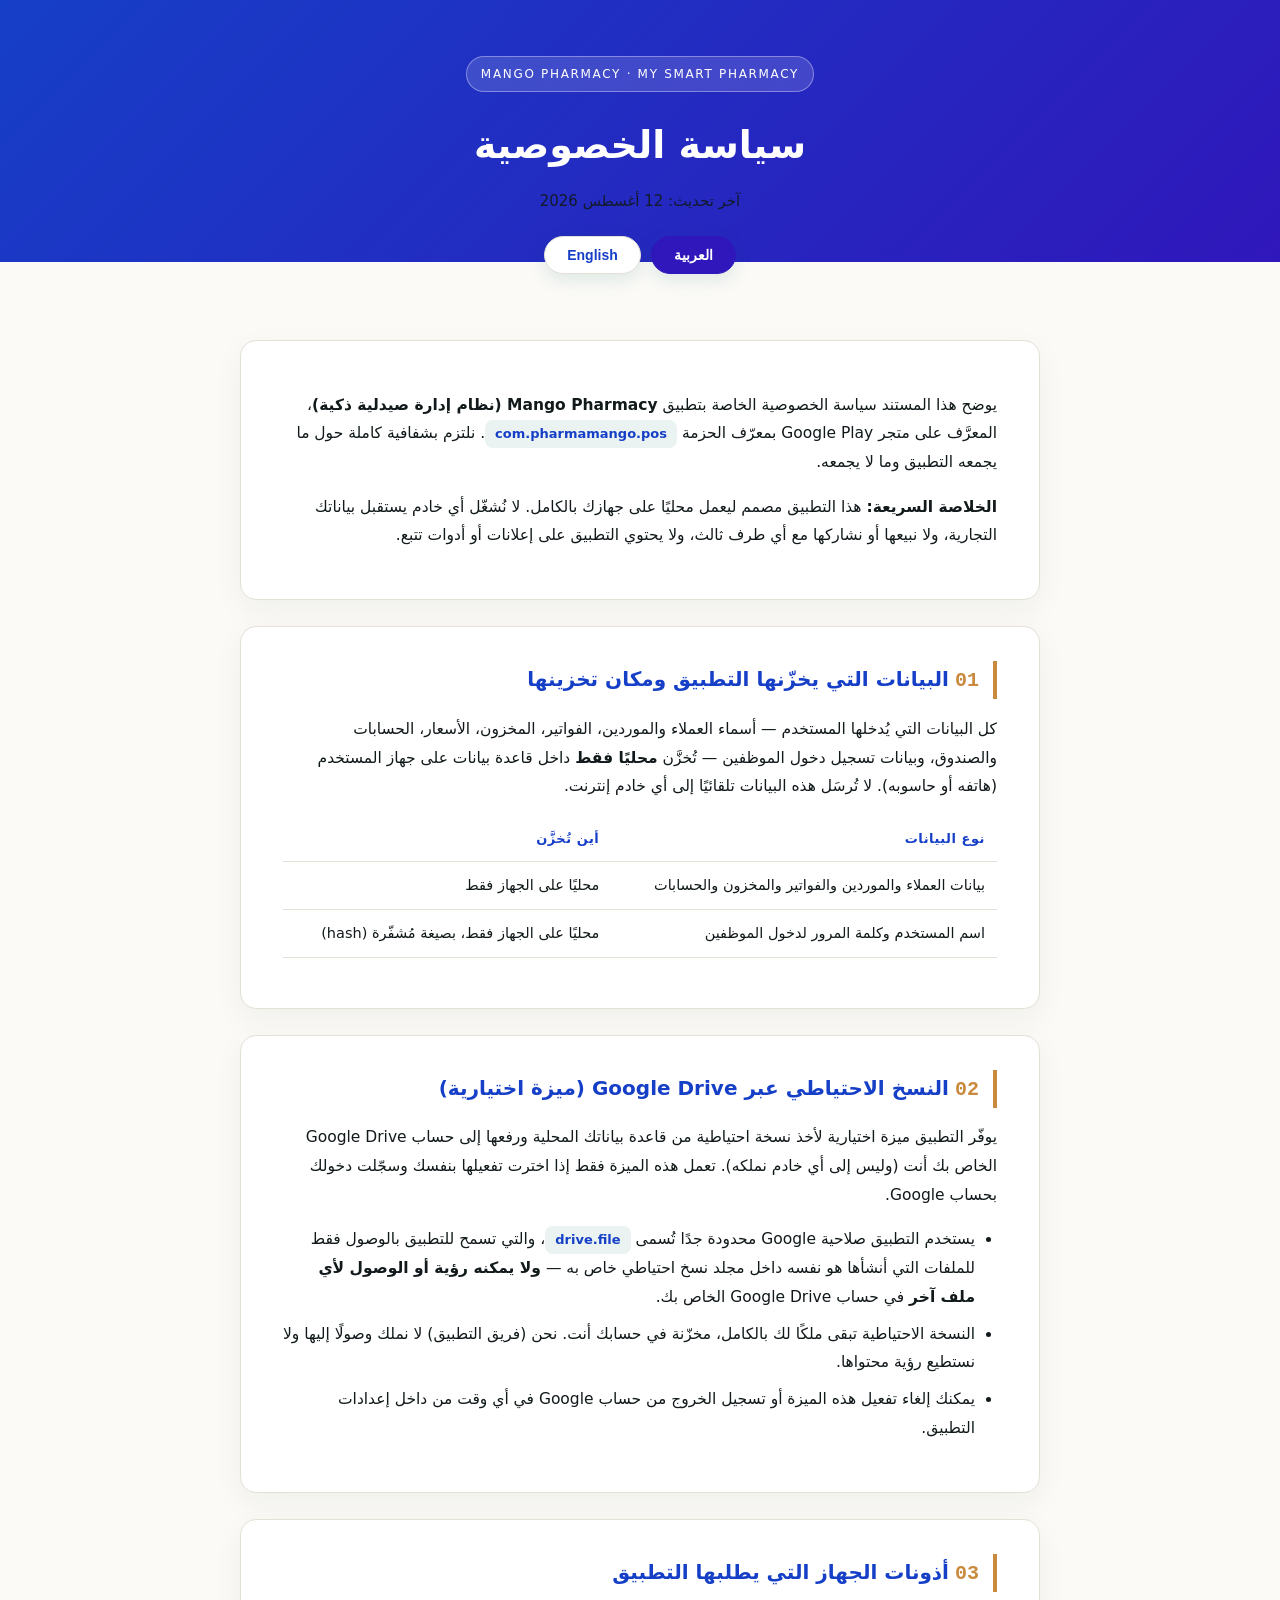
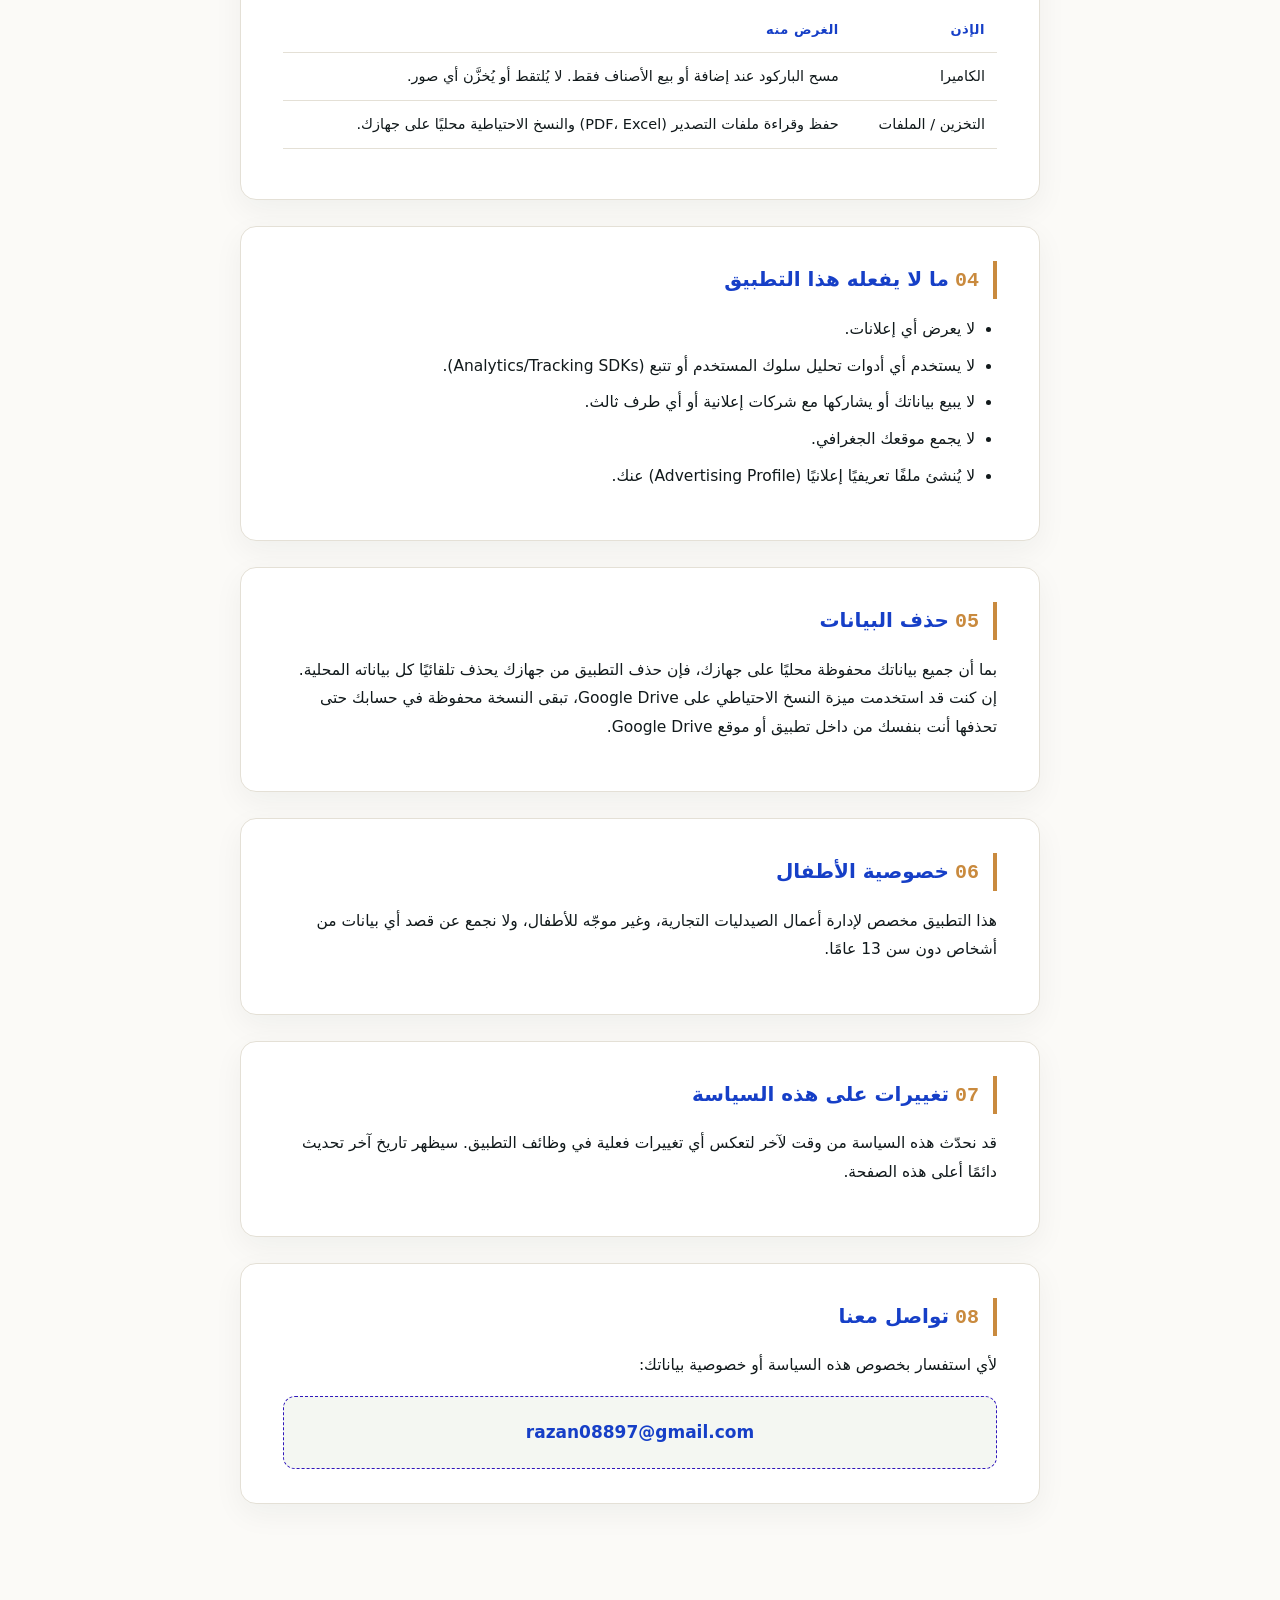
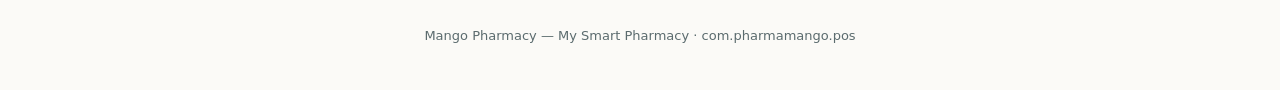
<file: privacy.html>
<!DOCTYPE html>
<html lang="ar" dir="rtl">
<head>
<meta charset="UTF-8">
<meta name="viewport" content="width=device-width, initial-scale=1.0">
<title>سياسة الخصوصية | Privacy Policy — Mango Pharmacy</title>
<style>
  :root{
    --ink:#11191b;
    --muted:#5b6b6e;
    --paper:#fbfaf7;
    --card:#ffffff;
    --teal:#3017bb;
    --teal-deep:#163fc7;
    --line:#e4e0d6;
    --accent:#c98a3e;
  }
  *{box-sizing:border-box;}
  body{
    margin:0;
    background:var(--paper);
    color:var(--ink);
    font-family:"Tahoma","Segoe UI",system-ui,-apple-system,sans-serif;
    line-height:1.85;
  }
  .en{
    font-family:"Georgia","Times New Roman",serif;
  }
  header{
    background:linear-gradient(135deg,var(--teal-deep),var(--teal));
    color:#fff;
    padding:56px 20px 46px;
    text-align:center;
  }
  header .badge{
    display:inline-block;
    font-size:12px;
    letter-spacing:.14em;
    text-transform:uppercase;
    background:rgba(255,255,255,.14);
    border:1px solid rgba(255,255,255,.35);
    padding:6px 14px;
    border-radius:999px;
    margin-bottom:18px;
  }
  header h1{
    margin:0 0 8px;
    font-size:clamp(26px,4vw,38px);
  }
  header p{
    margin:0;
    opacity:.9;
    font-size:15px;
  }
  main{
    max-width:840px;
    margin:0 auto;
    padding:40px 20px 90px;
  }
  .lang-toggle{
    max-width:840px;
    margin:-26px auto 0;
    padding:0 20px;
    display:flex;
    justify-content:center;
    gap:10px;
    position:relative;
    z-index:2;
  }
  .lang-toggle button{
    border:1px solid var(--line);
    background:var(--card);
    color:var(--teal-deep);
    padding:10px 22px;
    border-radius:999px;
    font-size:14px;
    font-weight:600;
    cursor:pointer;
    box-shadow:0 6px 18px rgba(15,107,100,.12);
  }
  .lang-toggle button.active{
    background:var(--teal);
    color:#fff;
    border-color:var(--teal);
  }
  section.card{
    background:var(--card);
    border:1px solid var(--line);
    border-radius:16px;
    padding:34px clamp(18px,4vw,42px);
    margin-top:26px;
    box-shadow:0 10px 30px rgba(20,40,38,.05);
  }
  h2{
    color:var(--teal-deep);
    font-size:20px;
    margin:0 0 14px;
    padding-inline-start:14px;
    border-inline-start:4px solid var(--accent);
  }
  h2 span.num{
    color:var(--accent);
    font-family:monospace;
    margin-inline-end:6px;
  }
  p, li{
    color:var(--ink);
    font-size:15.5px;
  }
  .muted{color:var(--muted); font-size:14px;}
  ul{padding-inline-start:22px;}
  li{margin-bottom:8px;}
  table{
    width:100%;
    border-collapse:collapse;
    margin:16px 0;
    font-size:14.5px;
  }
  th,td{
    text-align:start;
    padding:10px 12px;
    border-bottom:1px solid var(--line);
  }
  th{
    color:var(--teal-deep);
    font-size:13px;
    text-transform:uppercase;
    letter-spacing:.04em;
  }
  .pill{
    display:inline-block;
    background:#eaf3f1;
    color:var(--teal-deep);
    border-radius:8px;
    padding:2px 10px;
    font-size:13px;
    font-weight:600;
  }
  .contact-box{
    background:#f4f7f2;
    border:1px dashed var(--teal);
    border-radius:12px;
    padding:20px 24px;
    text-align:center;
    margin-top:10px;
  }
  .contact-box a{
    color:var(--teal-deep);
    font-weight:700;
    font-size:17px;
    text-decoration:none;
  }
  footer{
    text-align:center;
    color:var(--muted);
    font-size:13px;
    padding:30px 20px 50px;
  }
  .section-en{display:none;}
  body.show-en .section-ar{display:none;}
  body.show-en .section-en{display:block;}
  body.show-en header h1.ar{display:none;}
  body:not(.show-en) header h1.en{display:none;}
</style>
</head>
<body>

<header>
  <div class="badge">Mango Pharmacy · My Smart Pharmacy</div>
  <h1 class="ar">سياسة الخصوصية</h1>
  <h1 class="en">Privacy Policy</h1>
  <p class="ar">آخر تحديث: 12 أغسطس 2026</p>
  <p class="en" style="display:none">Last updated: August 12, 2026</p>
</header>

<div class="lang-toggle">
  <button id="btn-ar" class="active" onclick="setLang('ar')">العربية</button>
  <button id="btn-en" onclick="setLang('en')">English</button>
</div>

<main>

  <!-- ===================== ARABIC ===================== -->
  <div class="section-ar">

    <section class="card">
      <p>يوضح هذا المستند سياسة الخصوصية الخاصة بتطبيق <strong>Mango Pharmacy (نظام إدارة صيدلية ذكية)</strong>، المعرَّف على متجر Google Play بمعرّف الحزمة <span class="pill">com.pharmamango.pos</span>. نلتزم بشفافية كاملة حول ما يجمعه التطبيق وما لا يجمعه.</p>
      <p><strong>الخلاصة السريعة:</strong> هذا التطبيق مصمم ليعمل محليًا على جهازك بالكامل. لا نُشغّل أي خادم يستقبل بياناتك التجارية، ولا نبيعها أو نشاركها مع أي طرف ثالث، ولا يحتوي التطبيق على إعلانات أو أدوات تتبع.</p>
    </section>

    <section class="card">
      <h2><span class="num">01</span>البيانات التي يخزّنها التطبيق ومكان تخزينها</h2>
      <p>كل البيانات التي يُدخلها المستخدم — أسماء العملاء والموردين، الفواتير، المخزون، الأسعار، الحسابات والصندوق، وبيانات تسجيل دخول الموظفين — تُخزَّن <strong>محليًا فقط</strong> داخل قاعدة بيانات على جهاز المستخدم (هاتفه أو حاسوبه). لا تُرسَل هذه البيانات تلقائيًا إلى أي خادم إنترنت.</p>
      <table>
        <tr><th>نوع البيانات</th><th>أين تُخزَّن</th></tr>
        <tr><td>بيانات العملاء والموردين والفواتير والمخزون والحسابات</td><td>محليًا على الجهاز فقط</td></tr>
        <tr><td>اسم المستخدم وكلمة المرور لدخول الموظفين</td><td>محليًا على الجهاز فقط، بصيغة مُشفّرة (hash)</td></tr>
      </table>
    </section>

    <section class="card">
      <h2><span class="num">02</span>النسخ الاحتياطي عبر Google Drive (ميزة اختيارية)</h2>
      <p>يوفّر التطبيق ميزة اختيارية لأخذ نسخة احتياطية من قاعدة بياناتك المحلية ورفعها إلى حساب Google Drive الخاص بك أنت (وليس إلى أي خادم نملكه). تعمل هذه الميزة فقط إذا اخترت تفعيلها بنفسك وسجّلت دخولك بحساب Google.</p>
      <ul>
        <li>يستخدم التطبيق صلاحية Google محدودة جدًا تُسمى <span class="pill">drive.file</span>، والتي تسمح للتطبيق بالوصول فقط للملفات التي أنشأها هو نفسه داخل مجلد نسخ احتياطي خاص به — <strong>ولا يمكنه رؤية أو الوصول لأي ملف آخر</strong> في حساب Google Drive الخاص بك.</li>
        <li>النسخة الاحتياطية تبقى ملكًا لك بالكامل، مخزّنة في حسابك أنت. نحن (فريق التطبيق) لا نملك وصولًا إليها ولا نستطيع رؤية محتواها.</li>
        <li>يمكنك إلغاء تفعيل هذه الميزة أو تسجيل الخروج من حساب Google في أي وقت من داخل إعدادات التطبيق.</li>
      </ul>
    </section>

    <section class="card">
      <h2><span class="num">03</span>أذونات الجهاز التي يطلبها التطبيق</h2>
      <table>
        <tr><th>الإذن</th><th>الغرض منه</th></tr>
        <tr><td>الكاميرا</td><td>مسح الباركود عند إضافة أو بيع الأصناف فقط. لا يُلتقط أو يُخزَّن أي صور.</td></tr>
        <tr><td>التخزين / الملفات</td><td>حفظ وقراءة ملفات التصدير (PDF، Excel) والنسخ الاحتياطية محليًا على جهازك.</td></tr>
      </table>
    </section>

    <section class="card">
      <h2><span class="num">04</span>ما لا يفعله هذا التطبيق</h2>
      <ul>
        <li>لا يعرض أي إعلانات.</li>
        <li>لا يستخدم أي أدوات تحليل سلوك المستخدم أو تتبع (Analytics/Tracking SDKs).</li>
        <li>لا يبيع بياناتك أو يشاركها مع شركات إعلانية أو أي طرف ثالث.</li>
        <li>لا يجمع موقعك الجغرافي.</li>
        <li>لا يُنشئ ملفًا تعريفيًا إعلانيًا (Advertising Profile) عنك.</li>
      </ul>
    </section>

    <section class="card">
      <h2><span class="num">05</span>حذف البيانات</h2>
      <p>بما أن جميع بياناتك محفوظة محليًا على جهازك، فإن حذف التطبيق من جهازك يحذف تلقائيًا كل بياناته المحلية. إن كنت قد استخدمت ميزة النسخ الاحتياطي على Google Drive، تبقى النسخة محفوظة في حسابك حتى تحذفها أنت بنفسك من داخل تطبيق أو موقع Google Drive.</p>
    </section>

    <section class="card">
      <h2><span class="num">06</span>خصوصية الأطفال</h2>
      <p>هذا التطبيق مخصص لإدارة أعمال الصيدليات التجارية، وغير موجّه للأطفال، ولا نجمع عن قصد أي بيانات من أشخاص دون سن 13 عامًا.</p>
    </section>

    <section class="card">
      <h2><span class="num">07</span>تغييرات على هذه السياسة</h2>
      <p>قد نحدّث هذه السياسة من وقت لآخر لتعكس أي تغييرات فعلية في وظائف التطبيق. سيظهر تاريخ آخر تحديث دائمًا أعلى هذه الصفحة.</p>
    </section>

    <section class="card">
      <h2><span class="num">08</span>تواصل معنا</h2>
      <p>لأي استفسار بخصوص هذه السياسة أو خصوصية بياناتك:</p>
      <div class="contact-box">
        <a href="mailto:razan08897@gmail.com">razan08897@gmail.com</a>
      </div>
    </section>

  </div>

  <!-- ===================== ENGLISH ===================== -->
  <div class="section-en en">

    <section class="card">
      <p>This document explains the privacy policy of the <strong>Mango Pharmacy (My Smart Pharmacy)</strong> application, listed on Google Play under package ID <span class="pill">com.pharmamango.pos</span>. We are committed to full transparency about what the app does, and does not, collect.</p>
      <p><strong>Quick summary:</strong> this app is designed to run entirely locally on your device. We do not operate any server that receives your business data, we do not sell or share it with any third party, and the app contains no ads or tracking tools.</p>
    </section>

    <section class="card">
      <h2><span class="num">01</span>Data the app stores, and where</h2>
      <p>All data entered by the user — customer and supplier records, invoices, inventory, prices, accounts and cash records, and staff login credentials — is stored <strong>locally only</strong>, in a database on the user's own device. This data is not automatically transmitted to any internet server.</p>
      <table>
        <tr><th>Data type</th><th>Where it is stored</th></tr>
        <tr><td>Customers, suppliers, invoices, inventory, accounts</td><td>Locally on-device only</td></tr>
        <tr><td>Staff username &amp; password</td><td>Locally on-device only, stored hashed</td></tr>
      </table>
    </section>

    <section class="card">
      <h2><span class="num">02</span>Google Drive backup (optional feature)</h2>
      <p>The app offers an optional feature to back up your local database to your own Google Drive account (not to any server we operate). This only runs if you choose to enable it and sign in with your own Google account.</p>
      <ul>
        <li>The app uses a narrow Google permission scope called <span class="pill">drive.file</span>, which only lets the app access files it created itself inside its own dedicated backup folder — <strong>it cannot see or access any other file</strong> in your Google Drive account.</li>
        <li>The backup remains entirely your property, stored in your own account. We (the app team) have no access to it and cannot view its contents.</li>
        <li>You can disable this feature or sign out of your Google account at any time from within the app's settings.</li>
      </ul>
    </section>

    <section class="card">
      <h2><span class="num">03</span>Device permissions requested</h2>
      <table>
        <tr><th>Permission</th><th>Purpose</th></tr>
        <tr><td>Camera</td><td>Used only to scan barcodes when adding or selling items. No photos are captured or stored.</td></tr>
        <tr><td>Storage / Files</td><td>Used to save and read exported files (PDF, Excel) and local backups on your device.</td></tr>
      </table>
    </section>

    <section class="card">
      <h2><span class="num">04</span>What this app does not do</h2>
      <ul>
        <li>Does not display any advertising.</li>
        <li>Does not use any analytics or tracking SDKs.</li>
        <li>Does not sell or share your data with advertisers or any third party.</li>
        <li>Does not collect your geographic location.</li>
        <li>Does not build an advertising profile about you.</li>
      </ul>
    </section>

    <section class="card">
      <h2><span class="num">05</span>Data deletion</h2>
      <p>Since all your data is stored locally on your device, uninstalling the app automatically deletes all of its local data. If you used the optional Google Drive backup feature, that backup remains in your own account until you delete it yourself from Google Drive.</p>
    </section>

    <section class="card">
      <h2><span class="num">06</span>Children's privacy</h2>
      <p>This app is designed for managing pharmacy business operations and is not directed at children. We do not knowingly collect data from anyone under 13 years old.</p>
    </section>

    <section class="card">
      <h2><span class="num">07</span>Changes to this policy</h2>
      <p>We may update this policy from time to time to reflect actual changes in the app's functionality. The "last updated" date at the top of this page will always reflect the latest revision.</p>
    </section>

    <section class="card">
      <h2><span class="num">08</span>Contact us</h2>
      <p>For any question about this policy or your data privacy:</p>
      <div class="contact-box">
        <a href="mailto:razan08897@gmail.com">razan08897@gmail.com</a>
      </div>
    </section>

  </div>

</main>

<footer>
  Mango Pharmacy — My Smart Pharmacy · com.pharmamango.pos
</footer>

<script>
  function setLang(lang){
    document.body.classList.toggle('show-en', lang === 'en');
    document.getElementById('btn-ar').classList.toggle('active', lang === 'ar');
    document.getElementById('btn-en').classList.toggle('active', lang === 'en');
    document.documentElement.lang = lang;
    document.documentElement.dir = lang === 'ar' ? 'rtl' : 'ltr';
    document.querySelectorAll('header p.ar').forEach(el => el.style.display = lang === 'ar' ? 'block' : 'none');
    document.querySelectorAll('header p.en').forEach(el => el.style.display = lang === 'en' ? 'block' : 'none');
  }
</script>

</body>
</html>
</file>
